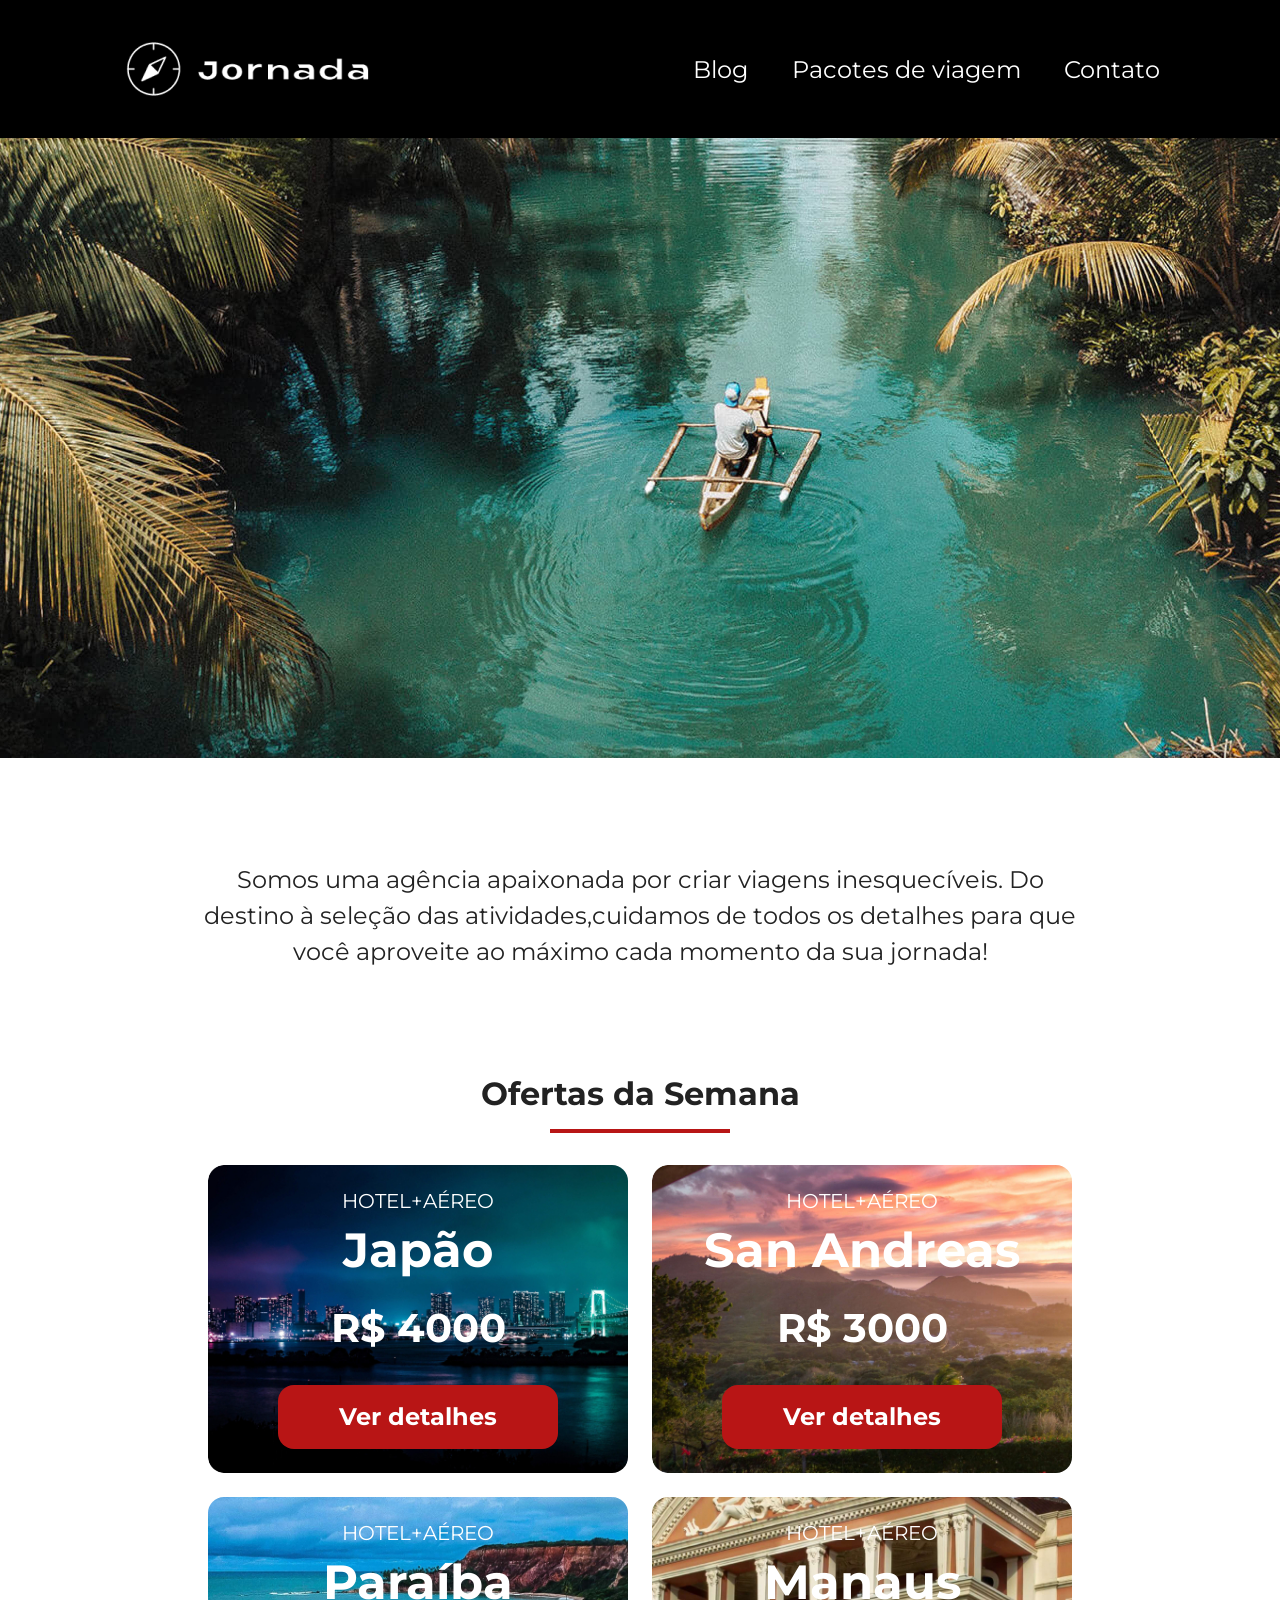
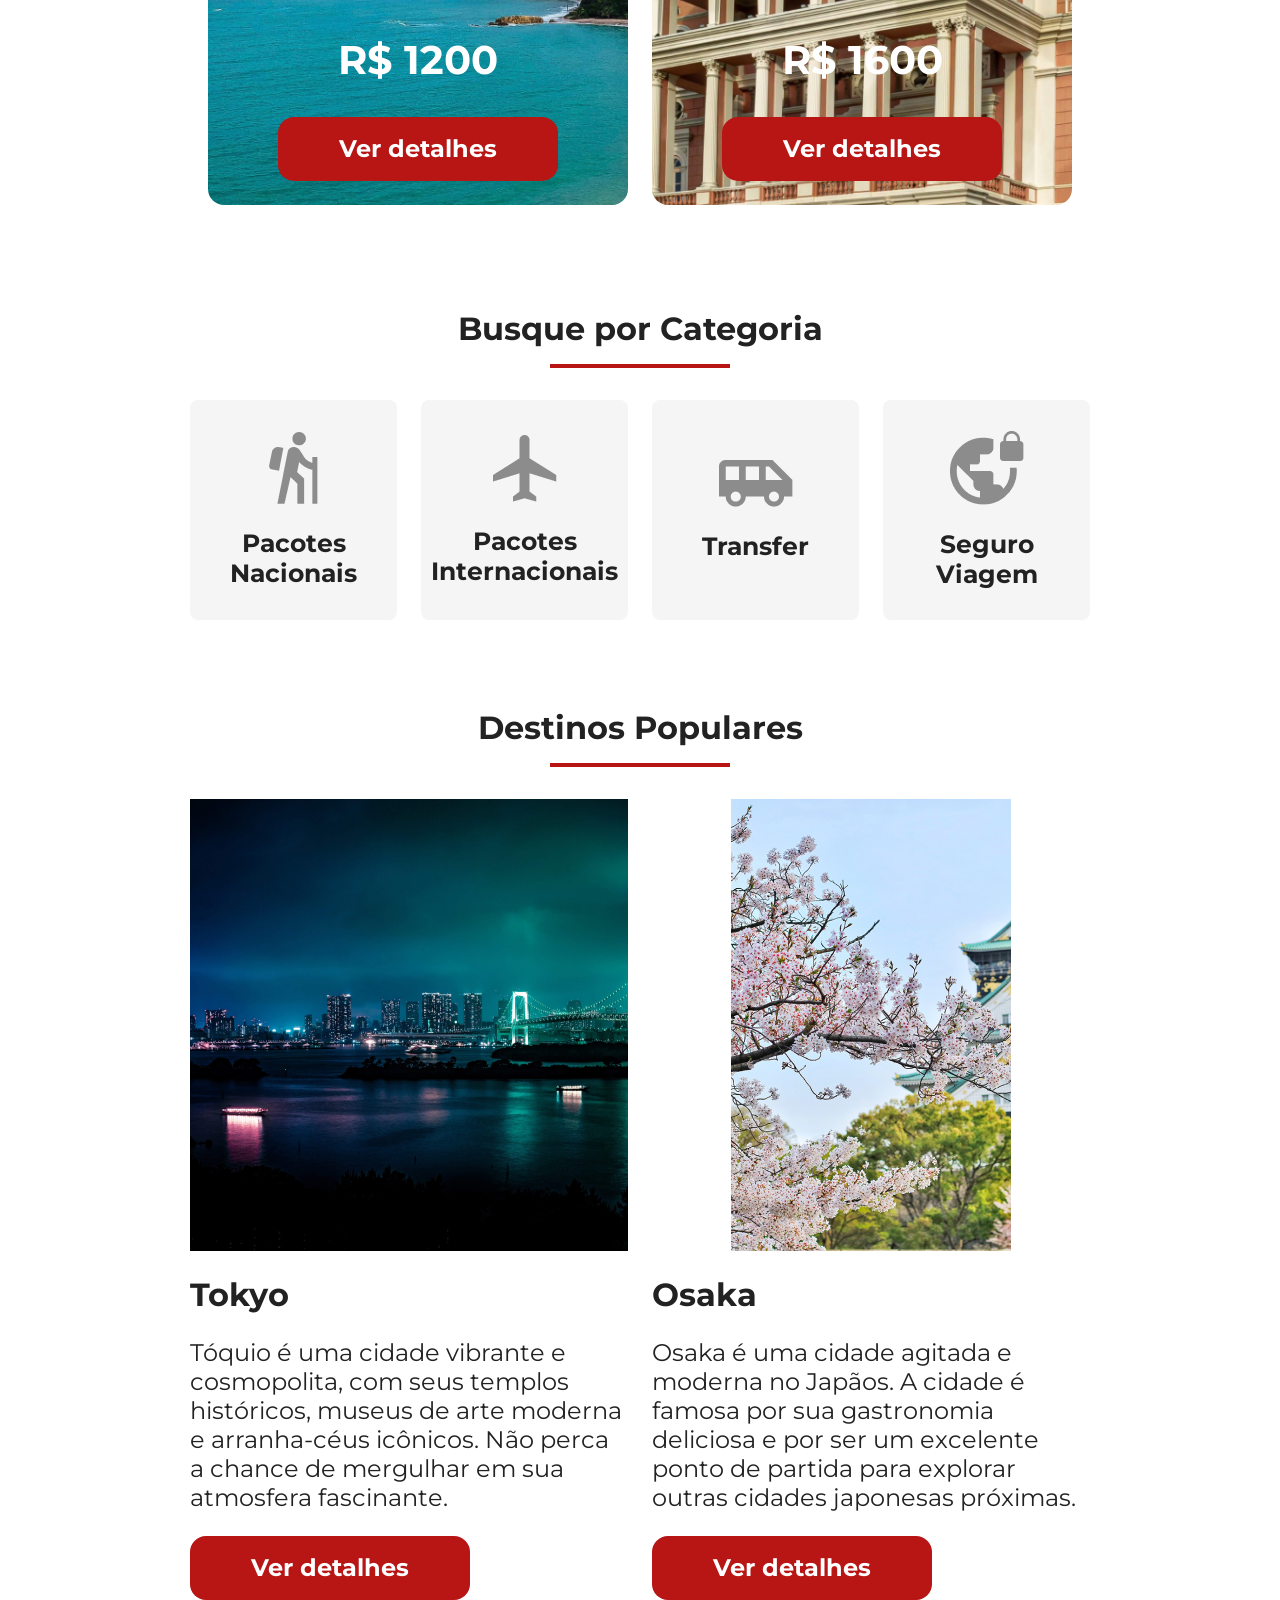
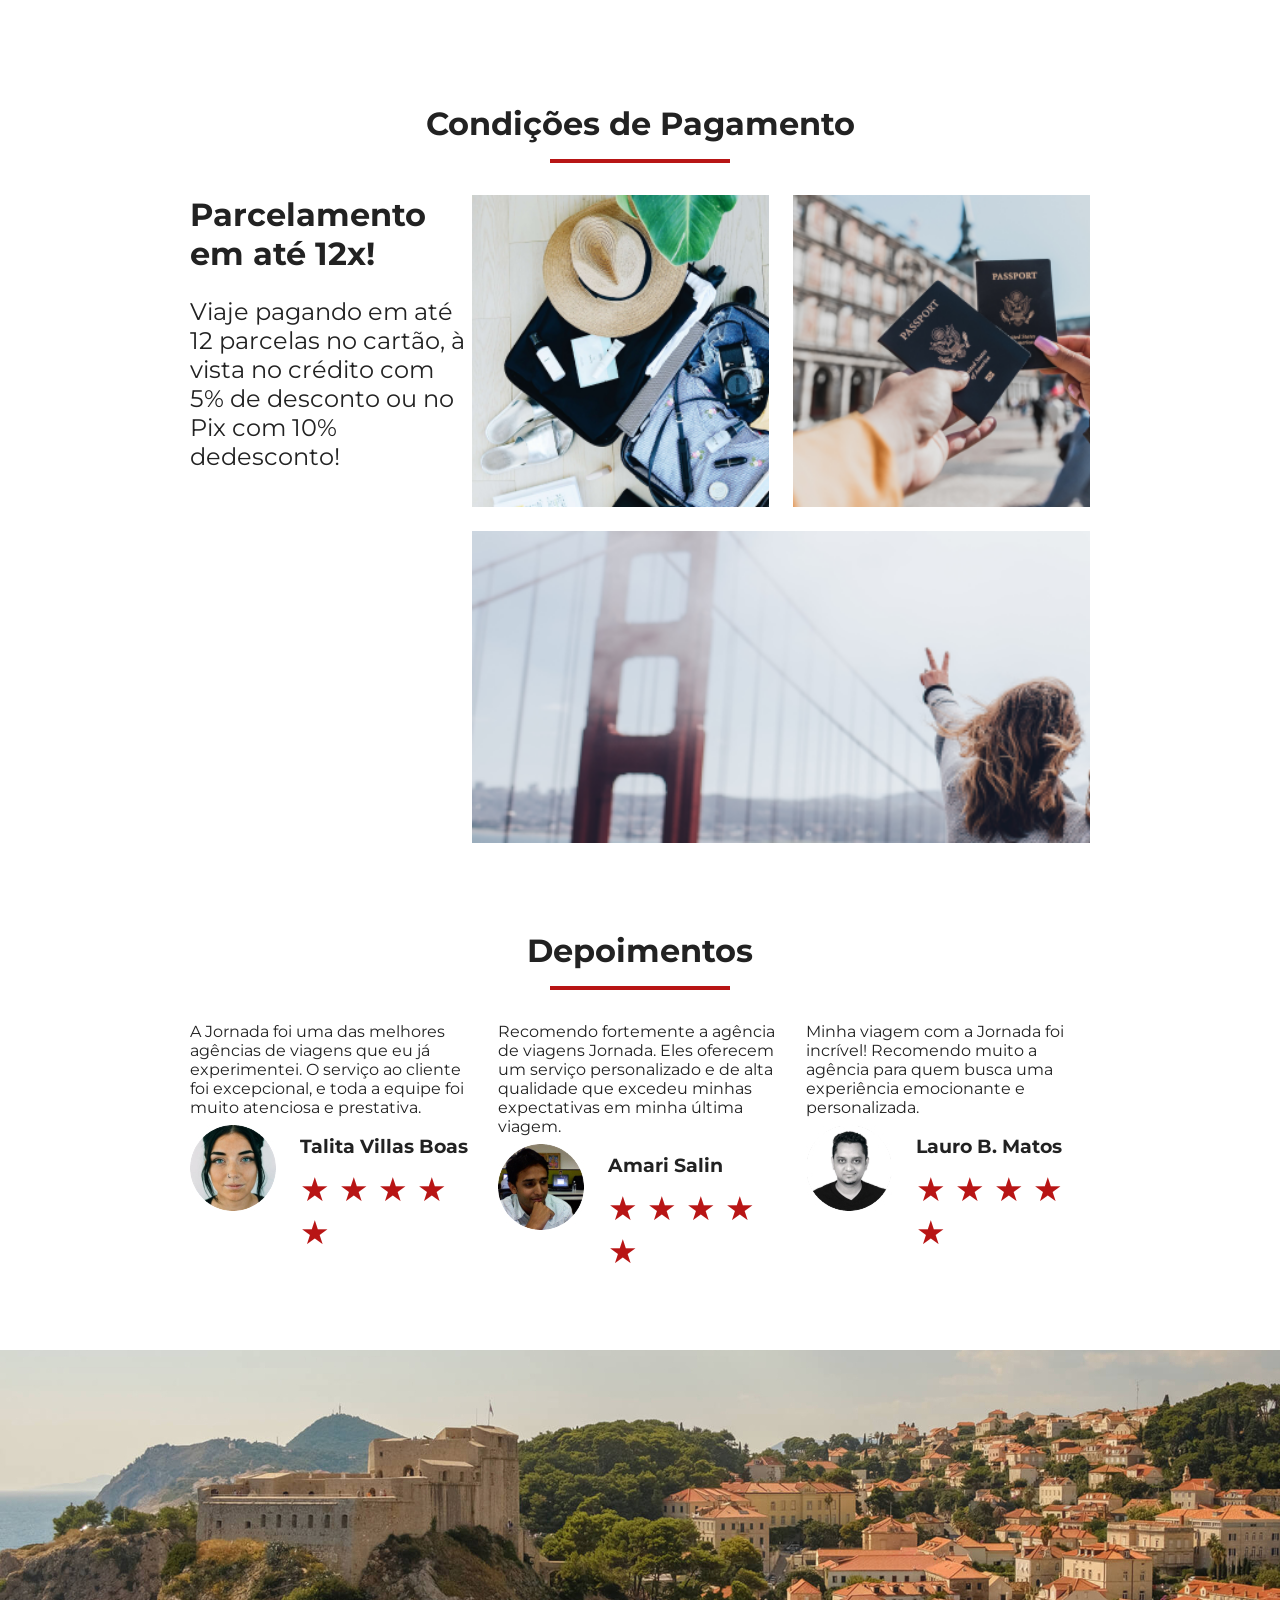
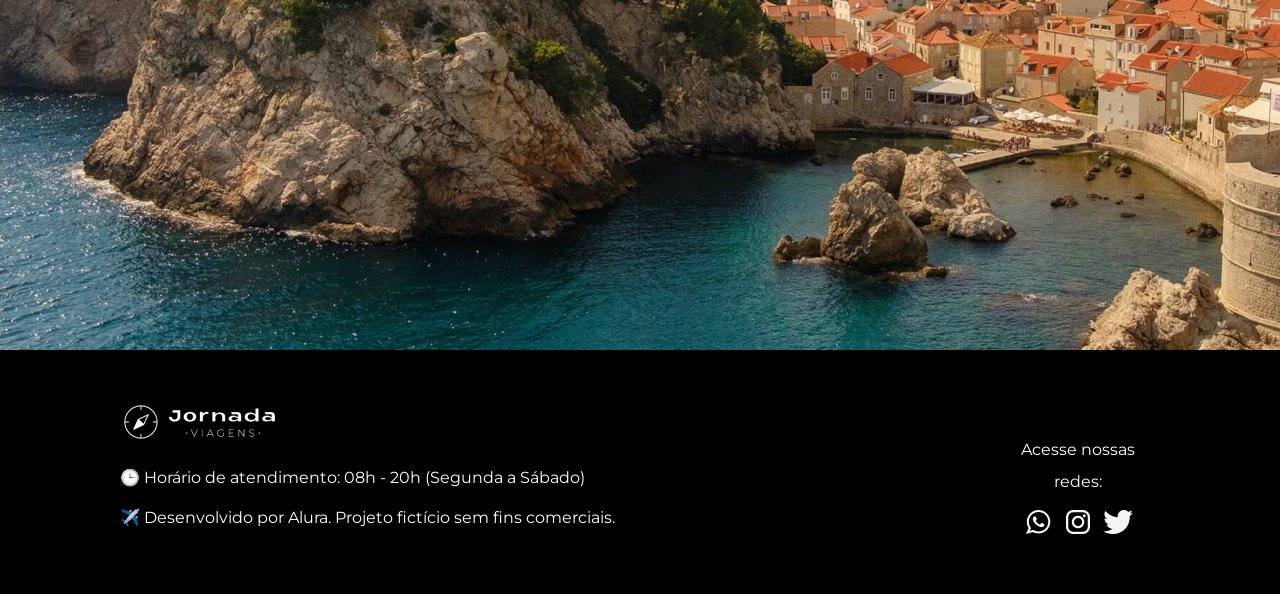
<file: index.html>
<!DOCTYPE html>
<html lang="pt-br">

<head>
    <meta charset="UTF-8">
    <meta name="viewport" content="width=device-width, initial-scale=1.0">
    <meta name="description" content="Jornada Viagens, uma agência apaixonada por criar viagens inesquecíveis.">

    <meta name="og:title" content="Jornada Viagens">
    <meta name="og:description" content="Jornada Viagens, uma agência apaixonada por criar viagens inesquecíveis.">
    <meta name="og:image" content="https://kaleo-a-m.github.io/Jornada-viagens/img/Logo-branco-footer.png">
    <meta name="og:type" content="website">
    <meta name="og:url" content="https://kaleo-a-m.github.io/Jornada-viagens">

    <link rel="stylesheet" href="css/style.css">
    <link rel="shortcut icon" href="favicon-branco.svg" type="image/x-icon">
    <title>Jornada Viagens</title>
</head>

<body>
    <header>
        <a href="index.html" title="Voltar para a pagina inicial" id="logo">
            <img class="img-mobile" src="img/simbolo-bussola-branca.png" alt="Simbolo bussola Jornada Viagens">
            <img class="img-desktop" src="img/Logo-com-escrita.png" alt="Simbolo bussola Jornada Viagens">
        </a>
        <div class="navigation-menu">
            <label for="menu"><img src="img/menu.png" alt="Menu hamburguer"></label>
            <input type="checkbox" name="userMenu" id="menu" hidden>
            <nav>
                <ul class="list-links">
                    <li><a href="blog.html" target="_parent" title="Acessar blog">Blog</a></li>
                    <li><a href="pacotes-de-viagens.html" target="_parent" title="Acessar pacotes de viagem">Pacotes de
                            viagem</a>
                    </li>
                    <li><a href="contato.html" target="_parent" title="Acessar contato">Contato</a></li>
                </ul>
            </nav>
        </div>
    </header>
    <main>
        <!-- section hero -->
        <section class="hero">
            <div class="hero-img"></div>
            <h2>Somos uma agência apaixonada por criar viagens inesquecíveis. Do destino à seleção das atividades,cuidamos de todos os detalhes para que você aproveite ao máximo cada momento da sua jornada!</h2>
        </section>
        <!-- section offers -->
        <section class="offers">
            <div class="section-title">
                <h2>Ofertas da Semana</h2>
                <hr>
            </div>
            <!-- card offers -->
            <div class="offers-cards">
                <article class="card japao">
                    <header>
                        <p>HOTEL+AÉREO</p>
                        <h3>Japão <br> <span>R$ 4000</span></h3>
                    </header>
                    <footer>
                        <a href="#" class="button">Ver detalhes</a>
                    </footer>
                </article>
                <!-- separação de card -->
                <article class="card san-andreas">
                    <header>
                        <p>HOTEL+AÉREO</p>
                        <h3>San Andreas <br> <span>R$ 3000</span></h3>
                    </header>
                    <footer>
                        <a href="#" class="button">Ver detalhes</a>
                    </footer>
                </article>
                <!-- separação de card -->
                <article class="card paraiba">
                    <header>
                        <p>HOTEL+AÉREO</p>
                        <h3>Paraíba <br> <span>R$ 1200</span></h3>
                    </header>
                    <footer>
                        <a href="#" class="button">Ver detalhes</a>
                    </footer>
                </article>
                <!-- separação de card -->
                <article class="card manaus">
                    <header>
                        <p>HOTEL+AÉREO</p>
                        <h3>Manaus <br> <span>R$ 1600</span></h3>
                    </header>
                    <footer>
                        <a href="#" class="button">Ver detalhes</a>
                    </footer>
                </article>
            </div>
        </section>
        <!-- section Categories -->
        <section class="categories">
            <div class="section-title">
                <h2>Busque por Categoria</h2>
                <hr>
            </div>
            <!-- Card bpc -->
            <div class="bpc-cards">
                <a href="#" target="_blank" class="card-bpc boneco">
                    <img src="img/icone-boneco-viagem.png" alt="icone de um boneco de trilha">
                    <h3>Pacotes Nacionais</h3>
                </a>
                <!-- separação de card -->
                <a href="#" target="_blank" class="card-bpc aviao">
                    <img src="img/icone-aviao.png" alt="icone de um avião">
                    <h3>Pacotes Internacionais</h3>
                </a>
                <!-- separação de card -->
                <a href="#" target="_blank" class="card-bpc carro">
                    <img src="img/icone-carro.png" alt="icone de um carro">
                    <h3>Transfer</h3>
                </a>
                <!-- separação de card -->
                <a href="#" target="_blank" class="card-bpc mundo">
                    <img src="img/icone-mundo.png" alt="icone do planeta terra com um cadeado trancado">
                    <h3>Seguro Viagem</h3>
                </a>
            </div>
        </section>
        <!-- section Destinations -->
        <section class="destinations">
            <div class="section-title">
                <h2>Destinos Populares</h2>
                <hr>
            </div>
            <div class="destination-items">
                <article class="item">
                    <header>
                        <div class="img-item tokyo"></div>
                        <h3 class="title-destination">Tokyo</h3>
                    </header>
                    <p class="text-destination">Tóquio é uma cidade vibrante e cosmopolita, com seus templos históricos,
                        museus de arte moderna e
                        arranha-céus icônicos. Não perca a chance de mergulhar em sua atmosfera fascinante.</p>
                    <footer>
                        <a href="#" class="button">Ver detalhes</a>
                    </footer>
                </article>
                <!-- Separação de article -->
                <article class="item">
                    <header>
                        <div class="img-item osaka"></div>
                        <h3 class="title-destination">Osaka</h3>
                    </header>
                    <p class="text-destination">Osaka é uma cidade agitada e moderna no Japãos. A cidade é famosa por
                        sua
                        gastronomia deliciosa e por
                        ser um excelente ponto de partida para explorar outras cidades japonesas próximas.</p>
                    <footer>
                        <a href="#" class="button">Ver detalhes</a>
                    </footer>
                </article>
            </div>
        </section>
        <!-- section Payments -->
        <section class="payments">
            <div class="section-title">
                <h2>Condições de Pagamento</h2>
                <hr>
            </div>
            <div class="payments-items">
                <div class="text-content">
                    <h3 class="content-title">Parcelamento em até 12x!</h3>
                    <p class="content-text">Viaje pagando em até 12 parcelas no cartão, à vista no crédito com 5% de
                        desconto ou no Pix com 10%
                        dedesconto!</p>
                </div>
                <div class="img-gallery">
                    <div class="image bag"></div>
                    <div class="image passport"></div>
                    <div class="image people colspan-2"></div>
                </div>
            </div>
        </section>
        <!-- section Testimonials -->
        <section class="testimonials">
            <div class="section-title">
                <h2>Depoimentos</h2>
                <hr>
            </div>
            <!-- separação -->
            <div class="testimonials-items">
                <div class="container-testimonials">
                    <header>
                        <p class="comment-user">A Jornada foi uma das melhores agências de viagens que eu já
                            experimentei. O
                            serviço
                            ao cliente foi excepcional, e toda a equipe foi muito atenciosa e prestativa.</p>
                    </header>
                    <footer class="container-comment">
                        <img src="img/mulher-comment.jpg" alt="imagem de perfil de usuario" class="user-perfil">
                        <h3>Talita Villas Boas</h3>
                        <div class="star">
                            <span>★</span>
                            <span>★</span>
                            <span>★</span>
                            <span>★</span>
                            <span>★</span>
                        </div>
                    </footer>
                </div>
                <!-- separação -->
                <div class="container-testimonials">
                    <header>
                        <p class="comment-user">Recomendo fortemente a agência de viagens Jornada. Eles oferecem um
                            serviço
                            personalizado e de alta
                            qualidade que excedeu minhas expectativas em minha última viagem.</p>
                    </header>
                    <footer class="container-comment">
                        <img src="img/homem-comment.jpg" alt="imagem de perfil de usuario" class="user-perfil">
                        <h3>Amari Salin</h3>
                        <div class="star">
                            <span>★</span>
                            <span>★</span>
                            <span>★</span>
                            <span>★</span>
                            <span>★</span>
                        </div>
                    </footer>
                </div>
                <!-- separação -->
                <div class="container-testimonials">
                    <header>
                        <p class="comment-user">Minha viagem com a Jornada foi incrível! Recomendo muito a agência para
                            quem
                            busca
                            uma experiência
                            emocionante e personalizada.</p>
                    </header>
                    <footer class="container-comment">
                        <img src="img/homem-preto-branco-comment.jpg" alt="imagem de perfil de usuario"
                            class="user-perfil">
                        <h3>Lauro B. Matos</h3>
                        <div class="star">
                            <span>★</span>
                            <span>★</span>
                            <span>★</span>
                            <span>★</span>
                            <span>★</span>
                        </div>
                    </footer>
                </div>
            </div>
        </section>
        <!-- section Footer -->
        <section class="baseboard">
            <div class="baseboard-img"></div>
        </section>
    </main>
    <!-- footer -->
    <footer class="main-footer">
        <div class="footer-content">
            <img src="img/Logo-branco-footer.png" alt="Logo da empresa Jornada Viagens na cor branca"
                class="img-footer">

            <p class="footer-text">
                <span class="icon" aria-hidden="true">🕒</span>
                Horário de atendimento: 08h - 20h (Segunda a Sábado)
            </p>

            <p class="footer-text">
                <span class="icon" aria-hidden="true">✈️</span>
                Desenvolvido por Alura. Projeto fictício sem fins comerciais.
            </p>
        </div>

        <nav class="footer-social" aria-label="Redes sociais da Jornada Viagens">
            <p class="footer-text" id="redes-sociais-titulo">
                Acesse nossas redes:
            </p>

            <ul class="footer-social-list" aria-labelledby="redes-sociais-titulo">
                <li>
                    <a href="#" target="_blank" rel="noopener noreferrer" title="Acesse o WhatsApp do Jornada Viagens"
                        aria-label="Acesse o WhatsApp do Jornada Viagens (abre em nova aba)">
                        <img src="img/logo-Whatsapp.png" alt="Ícone do WhatsApp" class="logo-redes">
                    </a>
                </li>
                <li>
                    <a href="#" target="_blank" rel="noopener noreferrer" title="Acesse o Instagram do Jornada Viagens"
                        aria-label="Acesse o Instagram do Jornada Viagens (abre em nova aba)">
                        <img src="img/logo-Instragam.png" alt="Ícone do Instagram" class="logo-redes">
                    </a>
                </li>
                <li>
                    <a href="#" target="_blank" rel="noopener noreferrer" title="Acesse o Twitter do Jornada Viagens"
                        aria-label="Acesse o Twitter do Jornada Viagens (abre em nova aba)">
                        <img src="img/logo-Twiter.png" alt="Ícone do Twitter" class="logo-redes">
                    </a>
                </li>
            </ul>
        </nav>
    </footer>
</body>

</html>
</file>
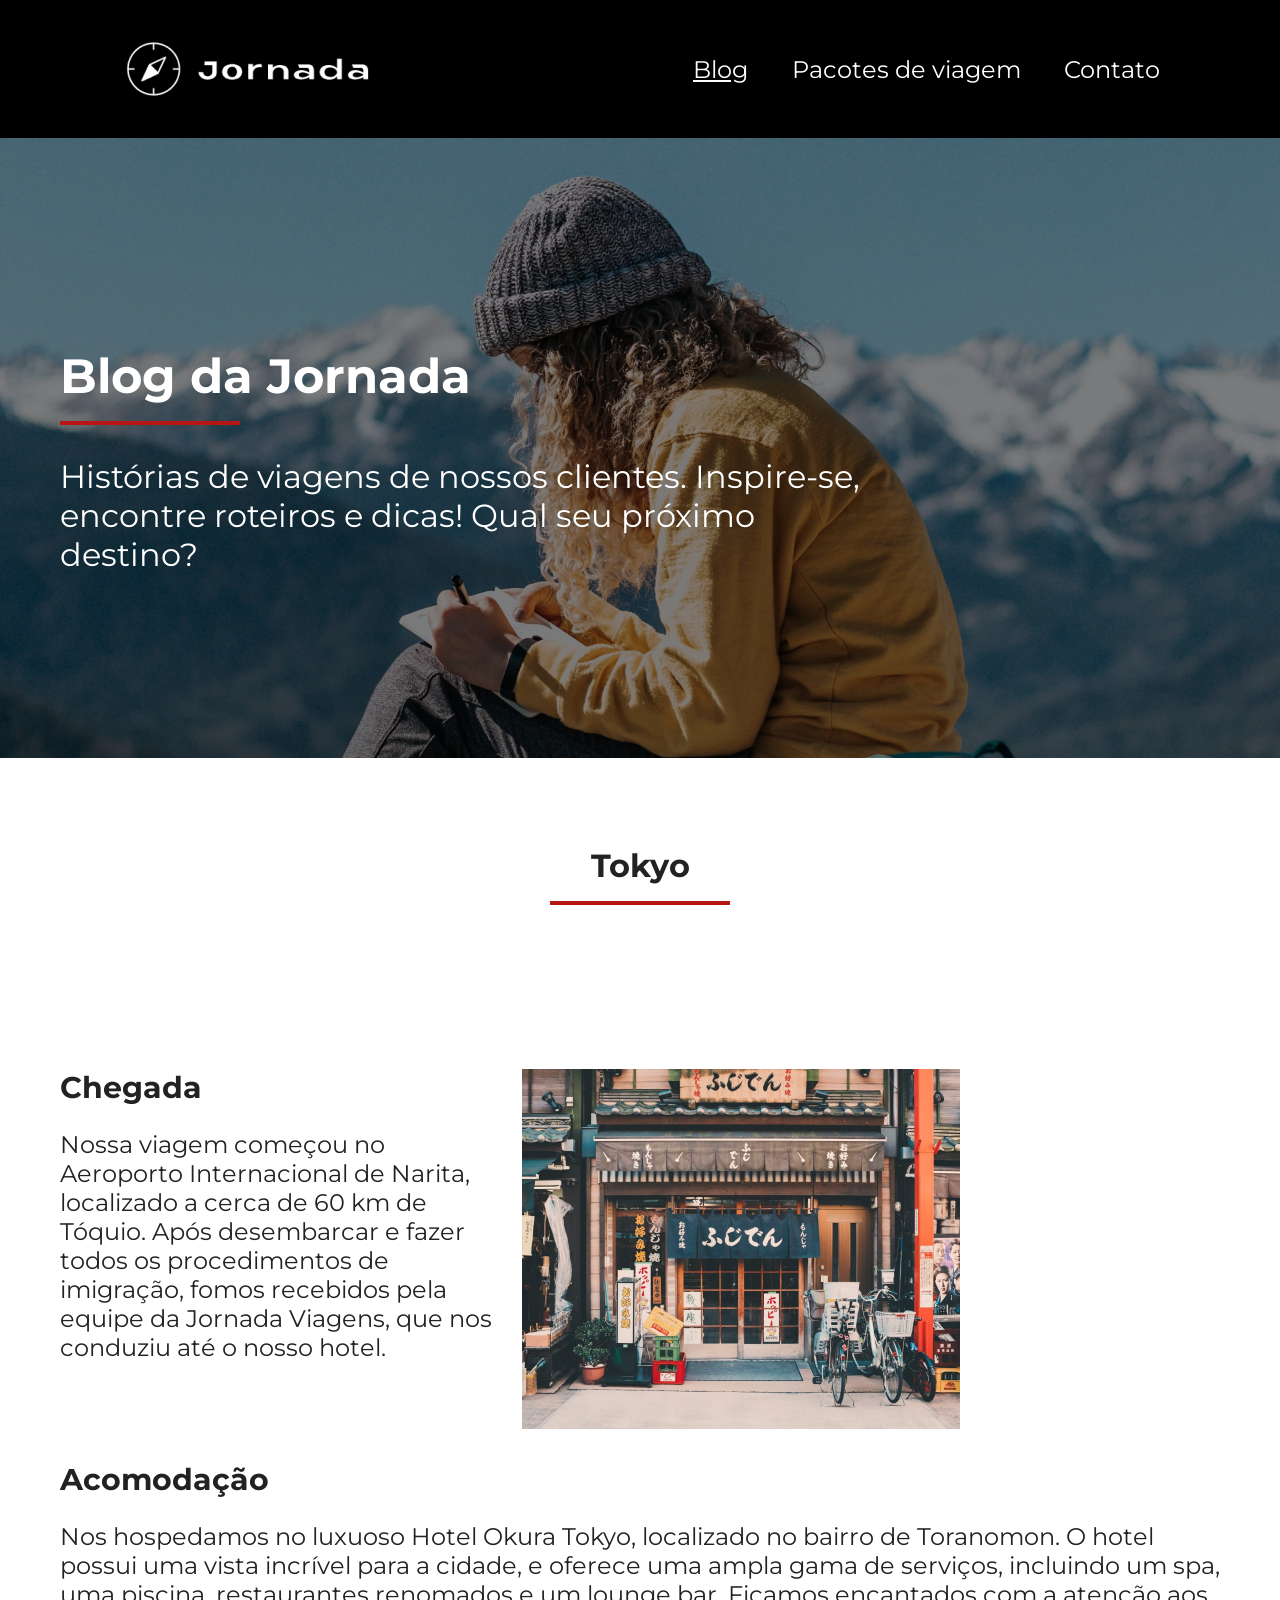
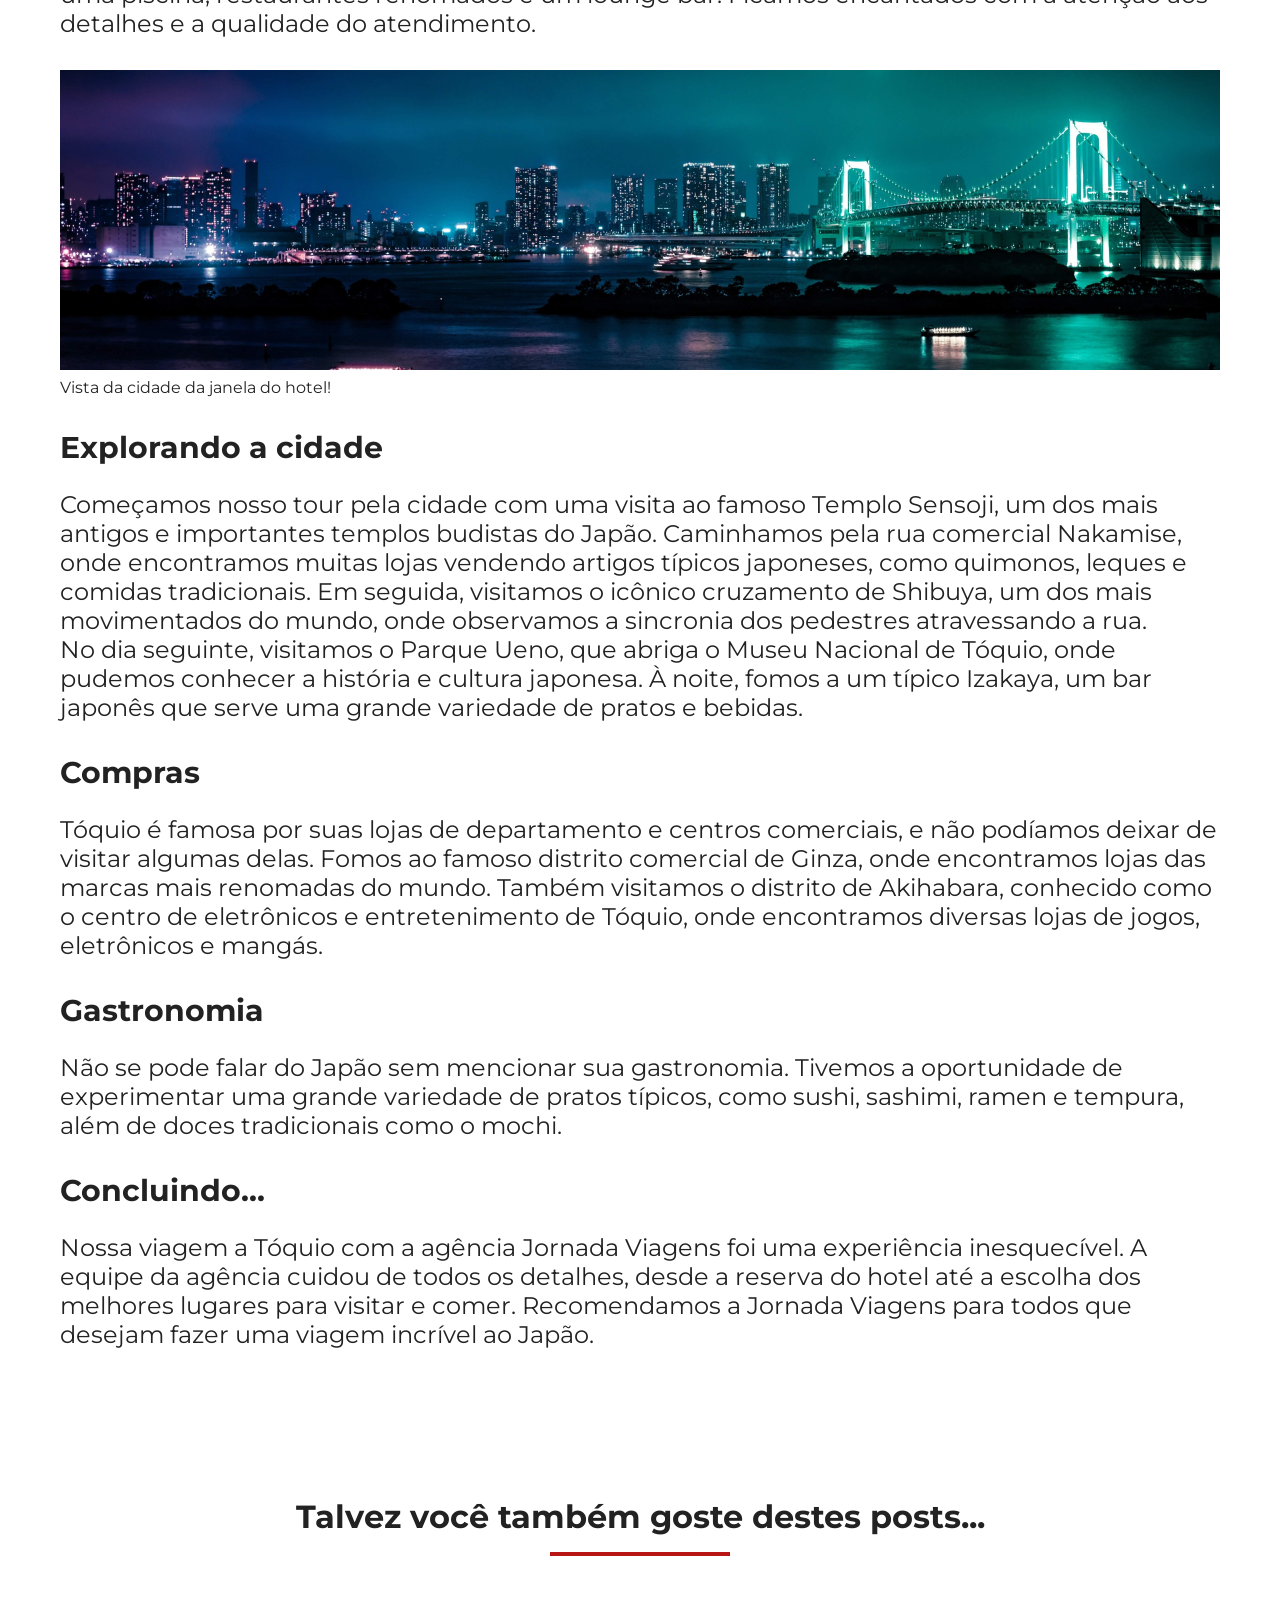
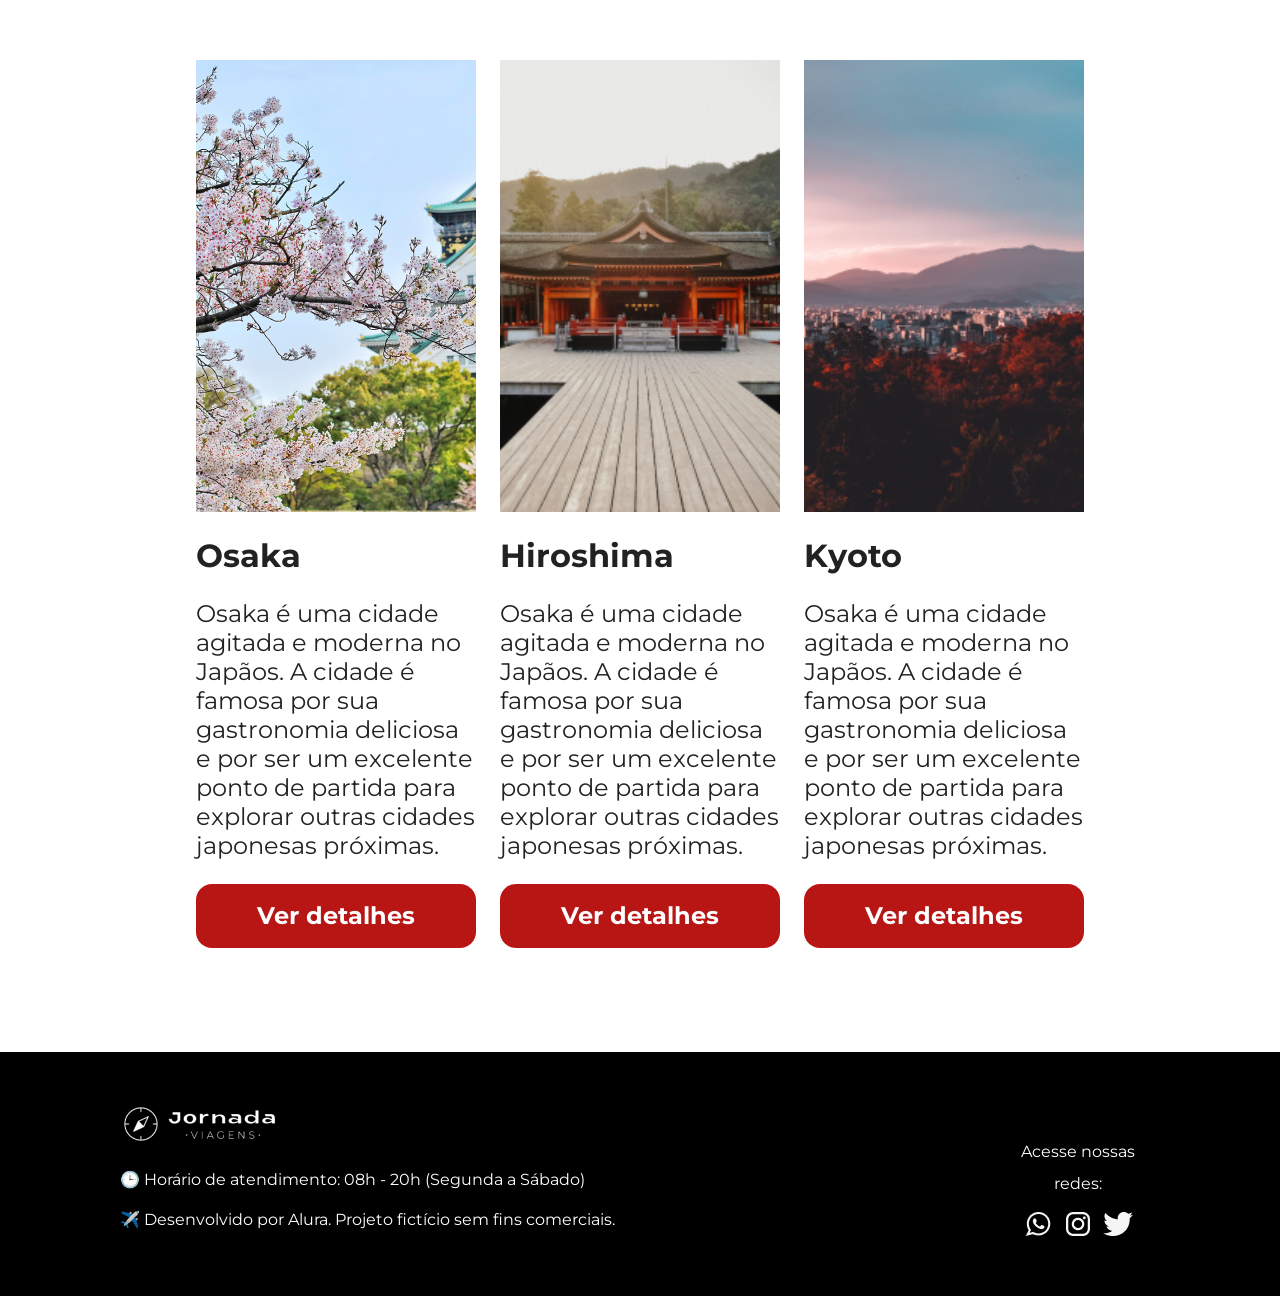
<file: blog.html>
<!DOCTYPE html>
<html lang="pt-br">

<head>
    <meta charset="UTF-8">
    <meta name="viewport" content="width=device-width, initial-scale=1.0">
    <meta name="description" content="Jornada Viagens, uma agência apaixonada por criar viagens inesquecíveis.">

    <meta name="og:title" content="Jornada Viagens">
    <meta name="og:description" content="Jornada Viagens, uma agência apaixonada por criar viagens inesquecíveis.">
    <meta name="og:image" content="https://kaleo-a-m.github.io/Jornada-viagens/img/Logo-branco-footer.png">
    <meta name="og:type" content="website">
    <meta name="og:url" content="https://kaleo-a-m.github.io/Jornada-viagens">

    <link rel="stylesheet" href="css/style.css">
    <link rel="shortcut icon" href="favicon-branco.svg" type="image/x-icon">
    <title>Jornada Viagens</title>
</head>

<body>
    <header>
        <a href="index.html" title="Voltar para a pagina inicial" id="logo">
            <img class="img-mobile" src="img/simbolo-bussola-branca.png" alt="Simbolo bussola Jornada Viagens">
            <img class="img-desktop" src="img/Logo-com-escrita.png" alt="Simbolo bussola Jornada Viagens">
        </a>
        <div class="navigation-menu">
            <label for="menu"><img src="img/menu.png" alt="Menu hamburguer"></label>
            <input type="checkbox" name="userMenu" id="menu" hidden>
            <nav>
                <ul class="list-links">
                    <li><a href="blog.html" target="_parent" title="Acessar blog" class="active">Blog</a></li>
                    <li><a href="pacotes-de-viagens.html" target="_parent" title="Acessar pacotes de viagem">Pacotes
                            de viagem</a>
                    </li>
                    <li><a href="contato.html" target="_parent" title="Acessar contato">Contato</a></li>
                </ul>
            </nav>
        </div>
    </header>
    <main>
        <!-- section hero -->
        <section class="blog hero">
            <div class="hero-img">
                <div class="hero-content">
                    <h1>Blog da Jornada</h1>
                    <hr>
                    <p>Histórias de viagens de nossos clientes. Inspire-se, encontre roteiros e dicas! Qual seu próximo
                        destino?</p>
                </div>
            </div>
        </section>
        <!-- section offers -->
        <section class="offers">
            <div class="section-title">
                <h2>Tokyo</h2>
                <hr>
            </div>
        </section>
        <!-- section presentetion -->
        <section class="presentetion">
            <div class="presentetion-container">
                <div class="presentetion-content">
                    <div class="presentetion-text">
                        <h2>Chegada</h2>
                        <p>Nossa viagem começou no Aeroporto Internacional de Narita, localizado a cerca de 60 km de
                            Tóquio.
                            Após
                            desembarcar e fazer todos os procedimentos de imigração, fomos recebidos pela equipe da
                            Jornada
                            Viagens,
                            que nos conduziu até o nosso hotel.</p>
                    </div>
                    <div class="img-presentetion"></div>
                </div>
                <div class="presentetion-text">
                    <h2>Acomodação</h2>
                    <p>Nos hospedamos no luxuoso Hotel Okura Tokyo, localizado no bairro de Toranomon. O hotel possui
                        uma
                        vista
                        incrível para a cidade, e oferece uma ampla gama de serviços, incluindo um spa, uma piscina,
                        restaurantes renomados e um lounge bar. Ficamos encantados com a atenção aos detalhes e a
                        qualidade
                        do
                        atendimento.</p>
                </div>
                <figure>
                    <div class="img-tokyo"></div>
                    <figcaption>Vista da cidade da janela do hotel!</figcaption>
                </figure>
                <div class="presentetion-text">
                    <h2>Explorando a cidade</h2>
                    <p>Começamos nosso tour pela cidade com uma visita ao famoso Templo Sensoji, um dos mais antigos e
                        importantes templos budistas do Japão. Caminhamos pela rua comercial Nakamise, onde encontramos
                        muitas lojas vendendo artigos típicos japoneses, como quimonos, leques e comidas tradicionais.
                        Em seguida, visitamos o icônico cruzamento de Shibuya, um dos mais movimentados do mundo, onde
                        observamos a sincronia dos pedestres atravessando a rua. <br>
                        No dia seguinte, visitamos o Parque Ueno, que abriga o Museu Nacional de Tóquio, onde pudemos
                        conhecer a história e cultura japonesa. À noite, fomos a um típico Izakaya, um bar japonês que
                        serve uma grande variedade de pratos e bebidas.</p>
                </div>
                <div class="presentetion-text">
                    <h2>Compras</h2>
                    <p>Tóquio é famosa por suas lojas de departamento e centros comerciais, e não podíamos deixar de
                        visitar algumas delas. Fomos ao famoso distrito comercial de Ginza, onde encontramos lojas das
                        marcas mais renomadas do mundo.
                        Também visitamos o distrito de Akihabara, conhecido como o centro de eletrônicos e
                        entretenimento de Tóquio, onde encontramos diversas lojas de jogos, eletrônicos e mangás.</p>
                </div>
                <div class="presentetion-text">
                    <h2>Gastronomia</h2>
                    <p>Não se pode falar do Japão sem mencionar sua gastronomia. Tivemos a oportunidade de experimentar
                        uma grande variedade de pratos típicos, como sushi, sashimi, ramen e tempura, além de doces
                        tradicionais como o mochi.</p>
                </div>
                <div class="presentetion-text">
                    <h2>Concluindo...</h2>
                    <p>Nossa viagem a Tóquio com a agência Jornada Viagens foi uma experiência inesquecível. A equipe da
                        agência cuidou de todos os detalhes, desde a reserva do hotel até a escolha dos melhores lugares
                        para visitar e comer.
                        Recomendamos a Jornada Viagens para todos que desejam fazer uma viagem incrível ao Japão.</p>
                </div>
            </div>
        </section>
        <!-- section offers -->
        <section class="offers">
            <div class="section-title">
                <h2>Talvez você também goste destes posts...</h2>
                <hr>
            </div>
        </section>
        <div class="destinations-blog">
            <section class="destinations">
                <div class="destination-items">
                    <article class="item">
                        <header>
                            <div class="img-item osaka blog"></div>
                            <h3 class="title-destination">Osaka</h3>
                        </header>
                        <p class="text-destination">Osaka é uma cidade agitada e moderna no Japãos. A cidade é
                            famosa
                            por
                            sua
                            gastronomia deliciosa e por
                            ser um excelente ponto de partida para explorar outras cidades japonesas próximas.</p>
                        <footer>
                            <a href="#" class="button">Ver detalhes</a>
                        </footer>
                    </article>
                </div>
            </section>
            <section class="destinations">
                <div class="destination-items">
                    <article class="item">
                        <header>
                            <div class="img-item hiroshima"></div>
                            <h3 class="title-destination">Hiroshima</h3>
                        </header>
                        <p class="text-destination">Osaka é uma cidade agitada e moderna no Japãos. A cidade é
                            famosa por
                            sua gastronomia deliciosa e por ser um excelente ponto de partida para explorar outras
                            cidades
                            japonesas próximas.</p>
                        <footer>
                            <a href="#" class="button">Ver detalhes</a>
                        </footer>
                    </article>
                </div>
            </section>
            <section class="destinations">
                <div class="destination-items">
                    <article class="item">
                        <header>
                            <div class="img-item kyoto"></div>
                            <h3 class="title-destination">Kyoto</h3>
                        </header>
                        <p class="text-destination">Osaka é uma cidade agitada e moderna no Japãos. A cidade é
                            famosa
                            por sua gastronomia deliciosa e por ser um excelente ponto de partida para explorar
                            outras
                            cidades japonesas próximas.</p>
                        <footer>
                            <a href="#" class="button">Ver detalhes</a>
                        </footer>
                    </article>
                </div>
            </section>
        </div>
    </main>
    <!-- footer -->
    <footer class="main-footer">
        <div class="footer-content">
            <img src="img/Logo-branco-footer.png" alt="Logo da empresa Jornada Viagens na cor branca"
                class="img-footer">
            <p class="footer-text">
                <span class="icon" aria-hidden="true">🕒</span>
                Horário de atendimento: 08h - 20h (Segunda a Sábado)
            </p>
            <p class="footer-text">
                <span class="icon" aria-hidden="true">✈️</span>
                Desenvolvido por Alura. Projeto fictício sem fins comerciais.
            </p>
        </div>
        <nav class="footer-social" aria-label="Redes sociais da Jornada Viagens">
            <p class="footer-text" id="redes-sociais-titulo">
                Acesse nossas redes:
            </p>
            <ul class="footer-social-list" aria-labelledby="redes-sociais-titulo">
                <li>
                    <a href="#" target="_blank" rel="noopener noreferrer" title="Acesse o WhatsApp do Jornada Viagens"
                        aria-label="Acesse o WhatsApp do Jornada Viagens (abre em nova aba)">
                        <img src="img/logo-Whatsapp.png" alt="Ícone do WhatsApp" class="logo-redes">
                    </a>
                </li>
                <li>
                    <a href="#" target="_blank" rel="noopener noreferrer" title="Acesse o Instagram do Jornada Viagens"
                        aria-label="Acesse o Instagram do Jornada Viagens (abre em nova aba)">
                        <img src="img/logo-Instragam.png" alt="Ícone do Instagram" class="logo-redes">
                    </a>
                </li>
                <li>
                    <a href="#" target="_blank" rel="noopener noreferrer" title="Acesse o Twitter do Jornada Viagens"
                        aria-label="Acesse o Twitter do Jornada Viagens (abre em nova aba)">
                        <img src="img/logo-Twiter.png" alt="Ícone do Twitter" class="logo-redes">
                    </a>
                </li>
            </ul>
        </nav>
    </footer>

</body>


</html>
</file>
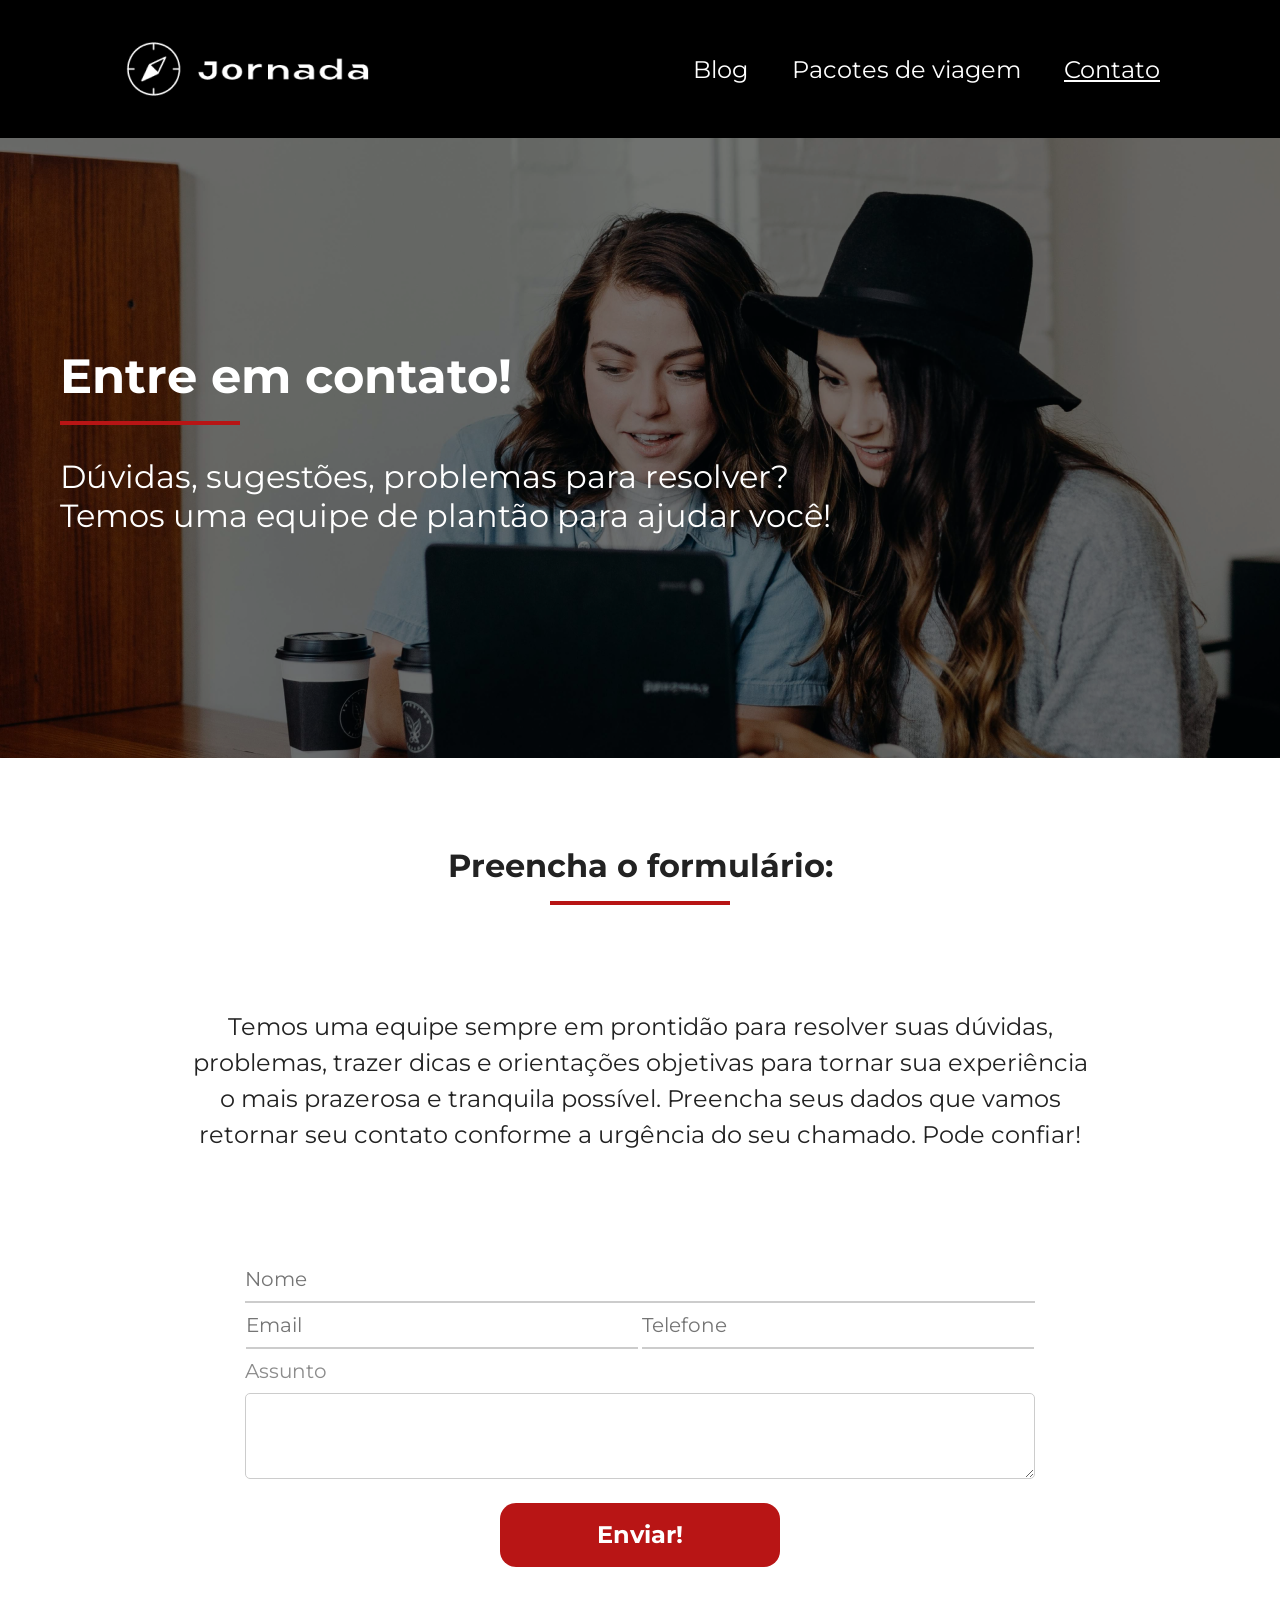
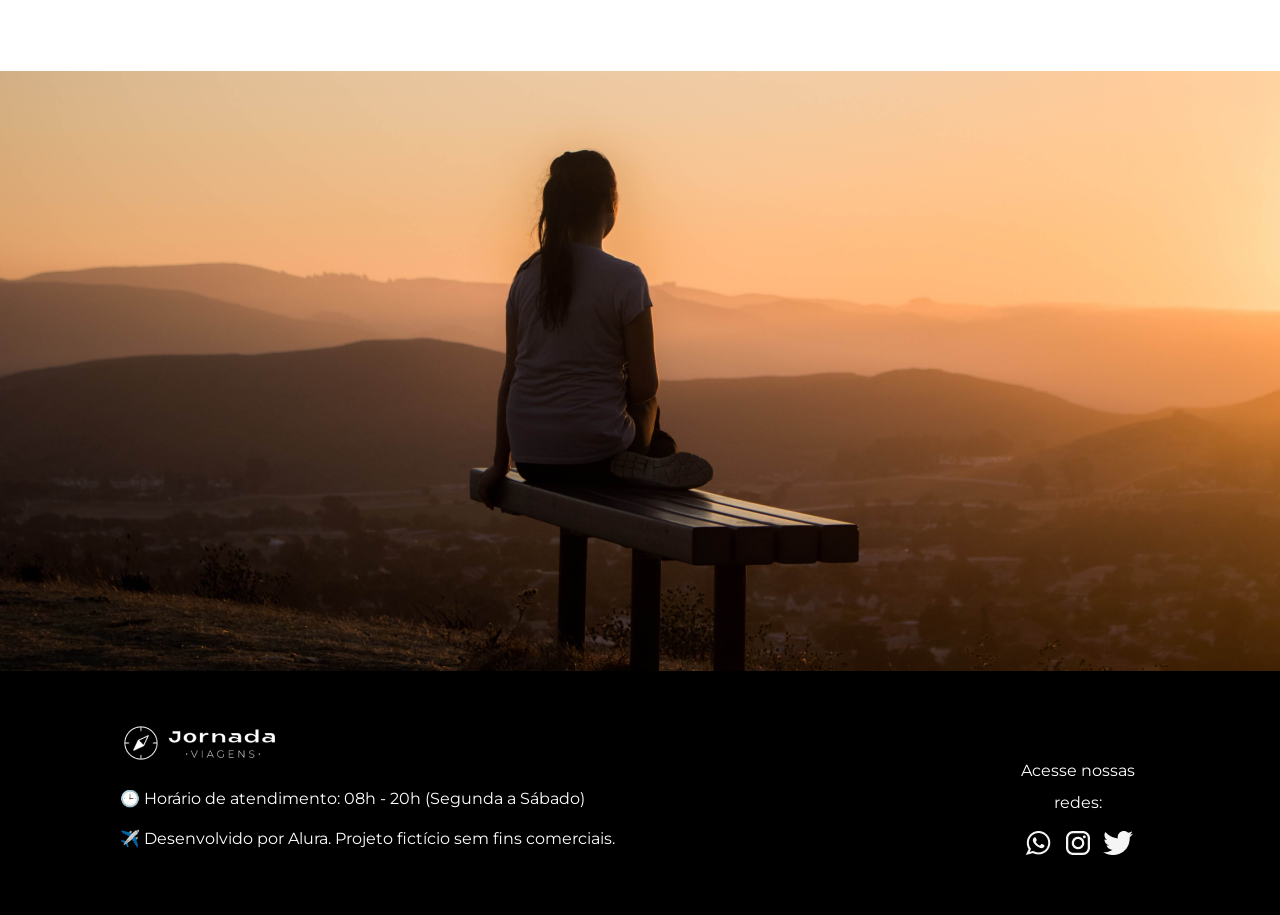
<file: contato.html>
<!DOCTYPE html>
<html lang="en">

<head>
    <meta charset="UTF-8">
    <meta name="viewport" content="width=device-width, initial-scale=1.0">
    <meta name="description" content="Jornada Viagens, uma agência apaixonada por criar viagens inesquecíveis.">

    <meta name="og:title" content="Jornada Viagens">
    <meta name="og:description" content="Jornada Viagens, uma agência apaixonada por criar viagens inesquecíveis.">
    <meta name="og:image" content="https://kaleo-a-m.github.io/Jornada-viagens/img/Logo-branco-footer.png">
    <meta name="og:type" content="website">
    <meta name="og:url" content="https://kaleo-a-m.github.io/Jornada-viagens">

    <link rel="stylesheet" href="css/style.css">
    <link rel="shortcut icon" href="favicon-branco.svg" type="image/x-icon">
    <title>Jornada Viagens</title>
</head>

<body>
    <header>
        <a href="index.html" title="Voltar para a pagina inicial" id="logo">
            <img class="img-mobile" src="img/simbolo-bussola-branca.png" alt="Simbolo bussola Jornada Viagens">
            <img class="img-desktop" src="img/Logo-com-escrita.png" alt="Simbolo bussola Jornada Viagens">
        </a>
        <div class="navigation-menu">
            <label for="menu"><img src="img/menu.png" alt="Menu hamburguer"></label>
            <input type="checkbox" name="userMenu" id="menu" hidden>
            <nav>
                <ul class="list-links">
                    <li><a href="blog.html" target="_parent" title="Acessar blog">Blog</a></li>
                    <li><a href="pacotes-de-viagens.html" target="_parent" title="Acessar pacotes de viagem">Pacotes de
                            viagem</a>
                    </li>
                    <li><a href="contato.html" target="_parent" title="Acessar contato" class="active">Contato</a></li>
                </ul>
            </nav>
        </div>
    </header>
    <main>
        <!-- section hero -->
        <section class="contact hero">
            <div class="hero-img">
                <div class="hero-content">
                    <h1>Entre em contato!</h1>
                    <hr>
                    <p>Dúvidas, sugestões, problemas para resolver? Temos uma equipe de plantão para ajudar você!</p>
                </div>
            </div>
        </section>
        <!-- section offers -->
        <section class="offers">
            <div class="section-title">
                <h2>Preencha o formulário:</h2>
                <hr>
            </div>
        </section>
        <section class="hero">
            <h2>
                <h2>Temos uma equipe sempre em prontidão para resolver suas dúvidas, problemas, trazer dicas e
                    orientações objetivas para tornar sua experiência o mais prazerosa e tranquila possível. Preencha
                    seus dados que vamos retornar seu contato conforme a urgência do seu chamado. Pode confiar!</h2>
            </h2>
        </section>
        <section class="formulario">
            <form action="#" method="get">
                <input id="name" type="text" name="userName" placeholder="Nome" required>
                <br>
                <input id="email" type="email" name="userEmail" placeholder="Email" required>

                <input id="phoneNumber" type="tel" name="userPhoneNumber" pattern="[0-9]{11}" inputmode="numeric"
                    placeholder="Telefone" aria-describedby="phoneHelp">
                <br>
                <label for="comment">Assunto</label>
                <textarea name="userComment" id="comment" rows="4" cols="40"></textarea>
                <button type="submit">
                    <a href="#" class="enviar button">Enviar!</a>
                </button>
            </form>
        </section>
    </main>
    <!-- section Footer -->
    <section class="baseboard">
        <div class="baseboard-img contact
"></div>
    </section>
    <!-- footer -->
    <footer class="main-footer">
        <div class="footer-content">
            <img src="img/Logo-branco-footer.png" alt="Logo da empresa Jornada Viagens na cor branca"
                class="img-footer">

            <p class="footer-text">
                <span class="icon" aria-hidden="true">🕒</span>
                Horário de atendimento: 08h - 20h (Segunda a Sábado)
            </p>

            <p class="footer-text">
                <span class="icon" aria-hidden="true">✈️</span>
                Desenvolvido por Alura. Projeto fictício sem fins comerciais.
            </p>
        </div>

        <nav class="footer-social" aria-label="Redes sociais da Jornada Viagens">
            <p class="footer-text" id="redes-sociais-titulo">
                Acesse nossas redes:
            </p>

            <ul class="footer-social-list" aria-labelledby="redes-sociais-titulo">
                <li>
                    <a href="#" target="_blank" rel="noopener noreferrer" title="Acesse o WhatsApp do Jornada Viagens"
                        aria-label="Acesse o WhatsApp do Jornada Viagens (abre em nova aba)">
                        <img src="img/logo-Whatsapp.png" alt="Ícone do WhatsApp" class="logo-redes">
                    </a>
                </li>
                <li>
                    <a href="#" target="_blank" rel="noopener noreferrer" title="Acesse o Instagram do Jornada Viagens"
                        aria-label="Acesse o Instagram do Jornada Viagens (abre em nova aba)">
                        <img src="img/logo-Instragam.png" alt="Ícone do Instagram" class="logo-redes">
                    </a>
                </li>
                <li>
                    <a href="#" target="_blank" rel="noopener noreferrer" title="Acesse o Twitter do Jornada Viagens"
                        aria-label="Acesse o Twitter do Jornada Viagens (abre em nova aba)">
                        <img src="img/logo-Twiter.png" alt="Ícone do Twitter" class="logo-redes">
                    </a>
                </li>
            </ul>
        </nav>
    </footer>

</body>

</html>
</file>
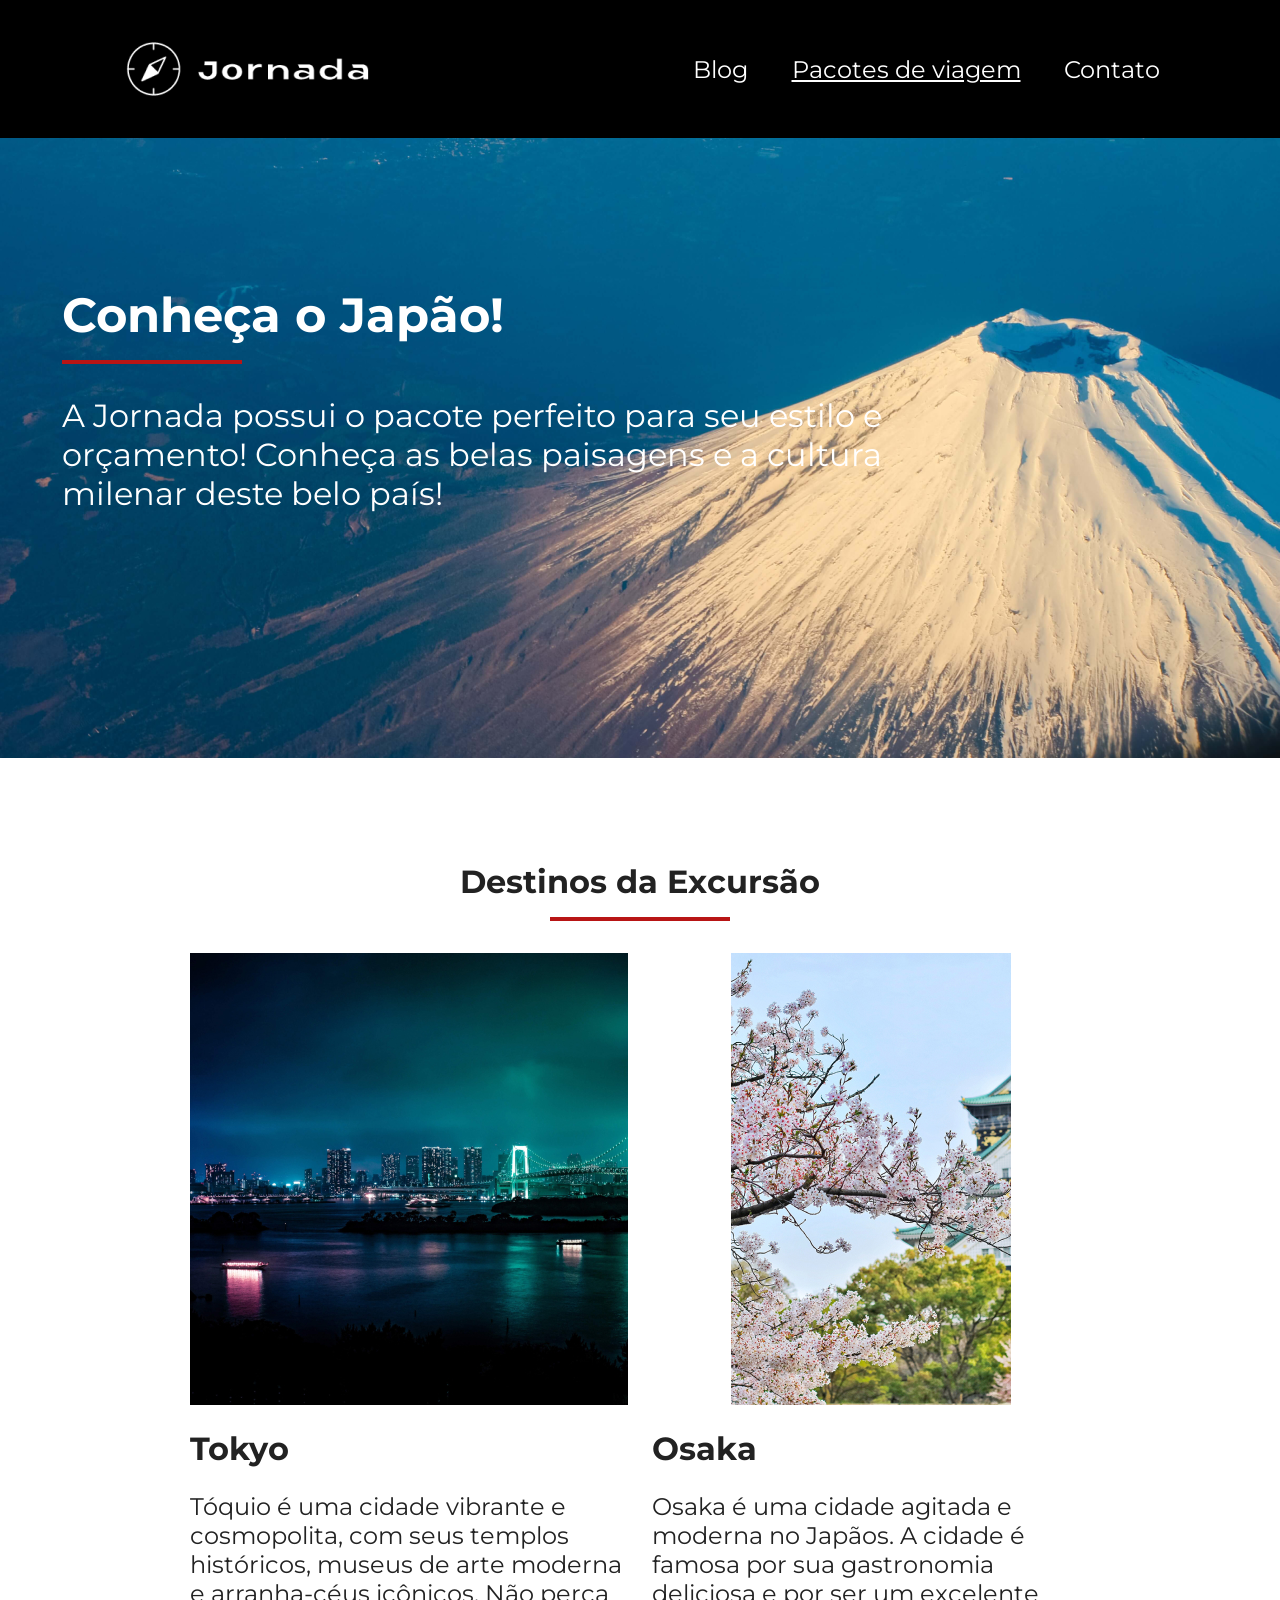
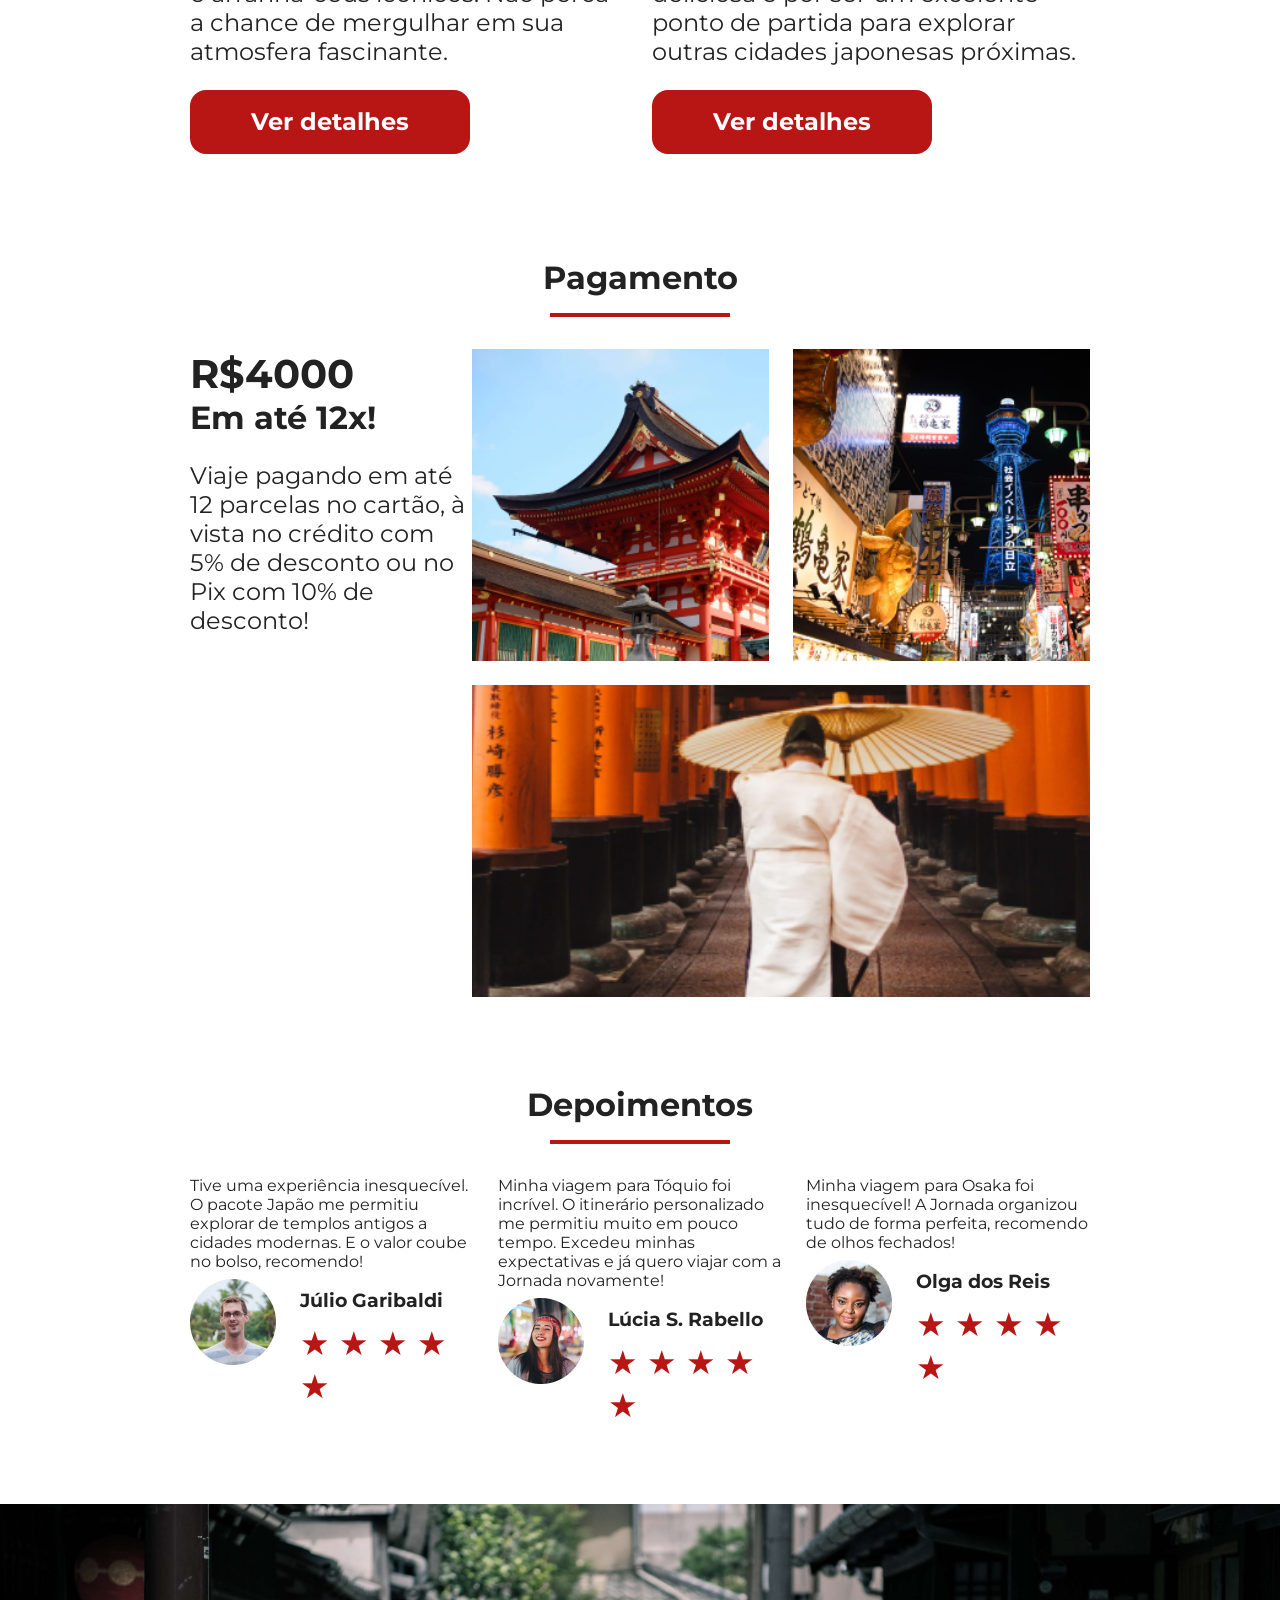
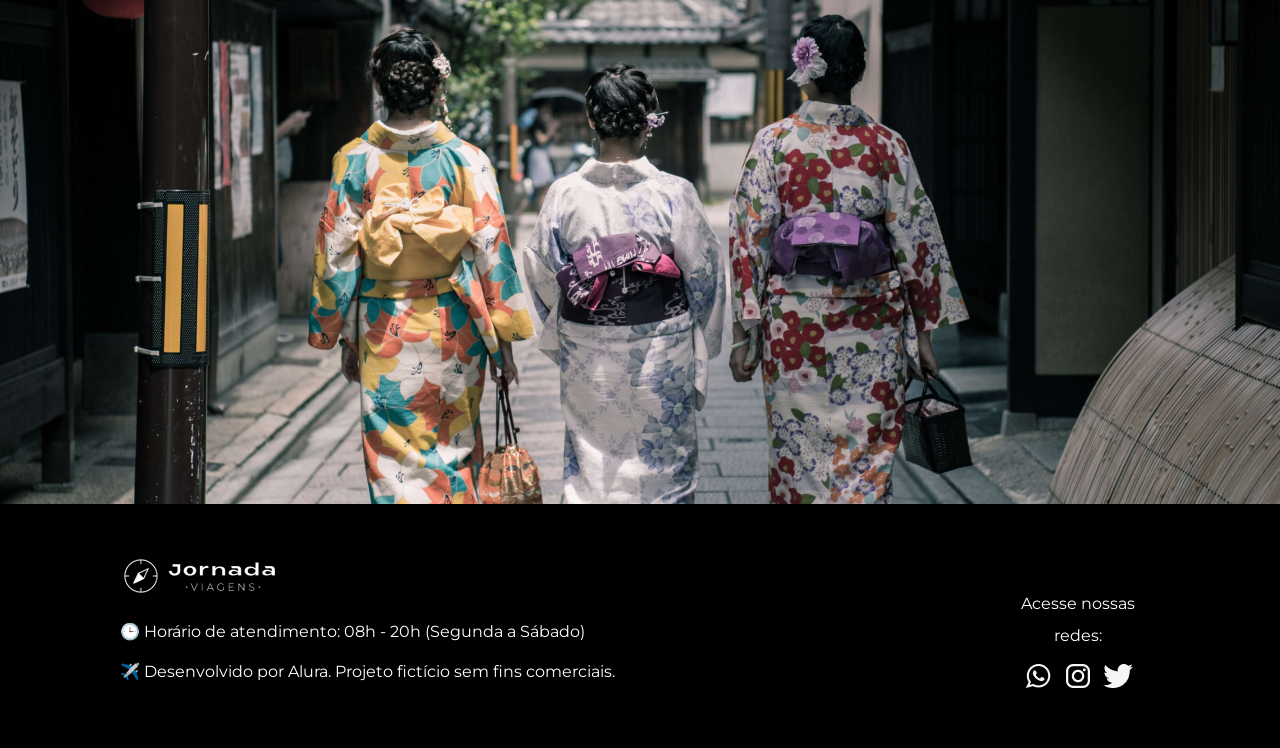
<file: pacotes-de-viagens.html>
<!DOCTYPE html>
<html lang="pt-br">

<head>
    <meta charset="UTF-8">
    <meta name="viewport" content="width=device-width, initial-scale=1.0">
    <meta name="description" content="Jornada Viagens, uma agência apaixonada por criar viagens inesquecíveis.">

    <meta name="og:title" content="Jornada Viagens">
    <meta name="og:description" content="Jornada Viagens, uma agência apaixonada por criar viagens inesquecíveis.">
    <meta name="og:image" content="https://kaleo-a-m.github.io/Jornada-viagens/img/Logo-branco-footer.png">
    <meta name="og:type" content="website">
    <meta name="og:url" content="https://kaleo-a-m.github.io/Jornada-viagens">

    <link rel="stylesheet" href="css/style.css">
    <link rel="shortcut icon" href="favicon-branco.svg" type="image/x-icon">
    <title>Jornada Viagens</title>
</head>

<body>
    <header>
        <a href="index.html" title="Voltar para a pagina inicial" id="logo">
            <img class="img-mobile" src="img/simbolo-bussola-branca.png" alt="Simbolo bussola Jornada Viagens">
            <img class="img-desktop" src="img/Logo-com-escrita.png" alt="Simbolo bussola Jornada Viagens">
        </a>
        <div class="navigation-menu">
            <label for="menu"><img src="img/menu.png" alt="Menu hamburguer"></label>
            <input type="checkbox" name="userMenu" id="menu" hidden>
            <nav>
                <ul class="list-links">
                    <li><a href="blog.html" target="_blank" title="Acessar blog">Blog</a></li>
                    <li><a href="pacotes-de-viagens.html" target="_blank" title="Acessar pacotes de viagem"
                            class="active">Pacotes de viagem</a>
                    </li>
                    <li><a href="contato.html" target="_blank" title="Acessar contato">Contato</a></li>
                </ul>
            </nav>
        </div>
    </header>
    <main>
        <!-- section hero -->
        <section class="travel-packages hero">
            <div class="hero-img">
                <div class="hero-content">
                    <h1>Conheça o Japão!</h1>
                    <hr>
                    <p>A Jornada possui o pacote perfeito para seu estilo e orçamento! Conheça as belas paisagens e a
                        cultura milenar deste belo país!</p>
                </div>
            </div>
        </section>
        <!-- section destinations -->
        <section class="travel-packages destinations">
            <div class="section-title">
                <h2>Destinos da Excursão</h2>
                <hr>
            </div>
            <div class="destination-items">
                <article class="item">
                    <header>
                        <div class="img-item tokyo"></div>
                        <h3 class="title-destination">Tokyo</h3>
                    </header>
                    <p class="text-destination">Tóquio é uma cidade vibrante e cosmopolita, com seus templos históricos,
                        museus de arte moderna e
                        arranha-céus icônicos. Não perca a chance de mergulhar em sua atmosfera fascinante.</p>
                    <footer>
                        <a href="#" class="button">Ver detalhes</a>
                    </footer>
                </article>
                <!-- Separação de article -->
                <article class="item">
                    <header>
                        <div class="img-item osaka"></div>
                        <h3 class="title-destination">Osaka</h3>
                    </header>
                    <p class="text-destination">Osaka é uma cidade agitada e moderna no Japãos. A cidade é famosa por
                        sua
                        gastronomia deliciosa e por
                        ser um excelente ponto de partida para explorar outras cidades japonesas próximas.</p>
                    <footer>
                        <a href="#" class="button">Ver detalhes</a>
                    </footer>
                </article>
            </div>
        </section>
        <!-- section Payments -->
        <section class="travel-packages payments">
            <div class="section-title">
                <h2>Pagamento</h2>
                <hr>
            </div>
            <div class="payments-items">
                <div class="text-content">
                    <h3 class="content-title"><span>R$4000</span>
                        <br>
                        Em até 12x!
                    </h3>
                    <p class="content-text">Viaje pagando em até 12 parcelas no cartão, à vista no crédito com 5% de
                        desconto ou no Pix com 10% de desconto! </p>
                </div>
                <div class="img-gallery">
                    <div class="image roof"></div>
                    <div class="image market"></div>
                    <div class="image monge colspan-2"></div>
                </div>
            </div>
        </section>
        <!-- section Testimonials -->
        <section class="testimonials">
            <div class="section-title">
                <h2>Depoimentos</h2>
                <hr>
            </div>
            <!-- separação -->
            <div class="testimonials-items">
                <div class="container-testimonials">
                    <header>
                        <p class="comment-user">Tive uma experiência inesquecível. O pacote Japão me permitiu explorar
                            de
                            templos antigos a cidades modernas. E o valor coube no bolso, recomendo!</p>
                    </header>
                    <footer class="container-comment">
                        <img src="img/Travel-packages/Avatar-Júlio.png" alt="imagem de perfil de usuario"
                            class="user-perfil">
                        <h3>Júlio Garibaldi</h3>
                        <div class="star">
                            <span>★</span>
                            <span>★</span>
                            <span>★</span>
                            <span>★</span>
                            <span>★</span>
                        </div>
                    </footer>
                </div>
                <!-- separação -->
                <div class="container-testimonials">
                    <header>
                        <p class="comment-user">Minha viagem para Tóquio foi incrível. O itinerário personalizado me
                            permitiu muito em pouco tempo. Excedeu minhas expectativas e já quero viajar com a Jornada
                            novamente!</p>
                    </header>
                    <footer class="container-comment">
                        <img src="img/Travel-packages/Avatar-Lúcia.png" alt="imagem de perfil de usuario"
                            class="user-perfil">
                        <h3>Lúcia S. Rabello</h3>
                        <div class="star">
                            <span>★</span>
                            <span>★</span>
                            <span>★</span>
                            <span>★</span>
                            <span>★</span>
                        </div>
                    </footer>
                </div>
                <!-- separação -->
                <div class="container-testimonials">
                    <header>
                        <p class="comment-user">Minha viagem para Osaka foi inesquecível! A Jornada organizou tudo de
                            forma
                            perfeita, recomendo de olhos fechados!</p>
                    </header>
                    <footer class="container-comment">
                        <img src="img/Travel-packages/Avatar-Olga.png" alt="imagem de perfil de usuario"
                            class="user-perfil">
                        <h3>Olga dos Reis</h3>
                        <div class="star">
                            <span>★</span>
                            <span>★</span>
                            <span>★</span>
                            <span>★</span>
                            <span>★</span>
                        </div>
                    </footer>
                </div>
            </div>
        </section>
    </main>
    <!-- section Footer -->
    <section class="baseboard">
        <div class="baseboard-img travel"></div>
    </section>
    <!-- footer -->
    <footer class="main-footer">
        <div class="footer-content">
            <img src="img/Logo-branco-footer.png" alt="Logo da empresa Jornada Viagens na cor branca"
                class="img-footer">

            <p class="footer-text">
                <span class="icon" aria-hidden="true">🕒</span>
                Horário de atendimento: 08h - 20h (Segunda a Sábado)
            </p>

            <p class="footer-text">
                <span class="icon" aria-hidden="true">✈️</span>
                Desenvolvido por Alura. Projeto fictício sem fins comerciais.
            </p>
        </div>

        <nav class="footer-social" aria-label="Redes sociais da Jornada Viagens">
            <p class="footer-text" id="redes-sociais-titulo">
                Acesse nossas redes:
            </p>

            <ul class="footer-social-list" aria-labelledby="redes-sociais-titulo">
                <li>
                    <a href="#" target="_blank" rel="noopener noreferrer" title="Acesse o WhatsApp do Jornada Viagens"
                        aria-label="Acesse o WhatsApp do Jornada Viagens (abre em nova aba)">
                        <img src="img/logo-Whatsapp.png" alt="Ícone do WhatsApp" class="logo-redes">
                    </a>
                </li>
                <li>
                    <a href="#" target="_blank" rel="noopener noreferrer" title="Acesse o Instagram do Jornada Viagens"
                        aria-label="Acesse o Instagram do Jornada Viagens (abre em nova aba)">
                        <img src="img/logo-Instragam.png" alt="Ícone do Instagram" class="logo-redes">
                    </a>
                </li>
                <li>
                    <a href="#" target="_blank" rel="noopener noreferrer" title="Acesse o Twitter do Jornada Viagens"
                        aria-label="Acesse o Twitter do Jornada Viagens (abre em nova aba)">
                        <img src="img/logo-Twiter.png" alt="Ícone do Twitter" class="logo-redes">
                    </a>
                </li>
            </ul>
        </nav>
    </footer>

</body>

</html>
</file>
<file: css/style.css>
@import url(global.css);
@import url(header.css);
@import url(hero.css);
@import url(offers.css);
@import url(bpc.css);
@import url(destinations.css);
@import url(payments.css);
@import url(testimonials.css);
@import url(baseboard.css);
@import url(footer.css);
@import url(presentetion.css);
@import url(formulario.css);
</file>
